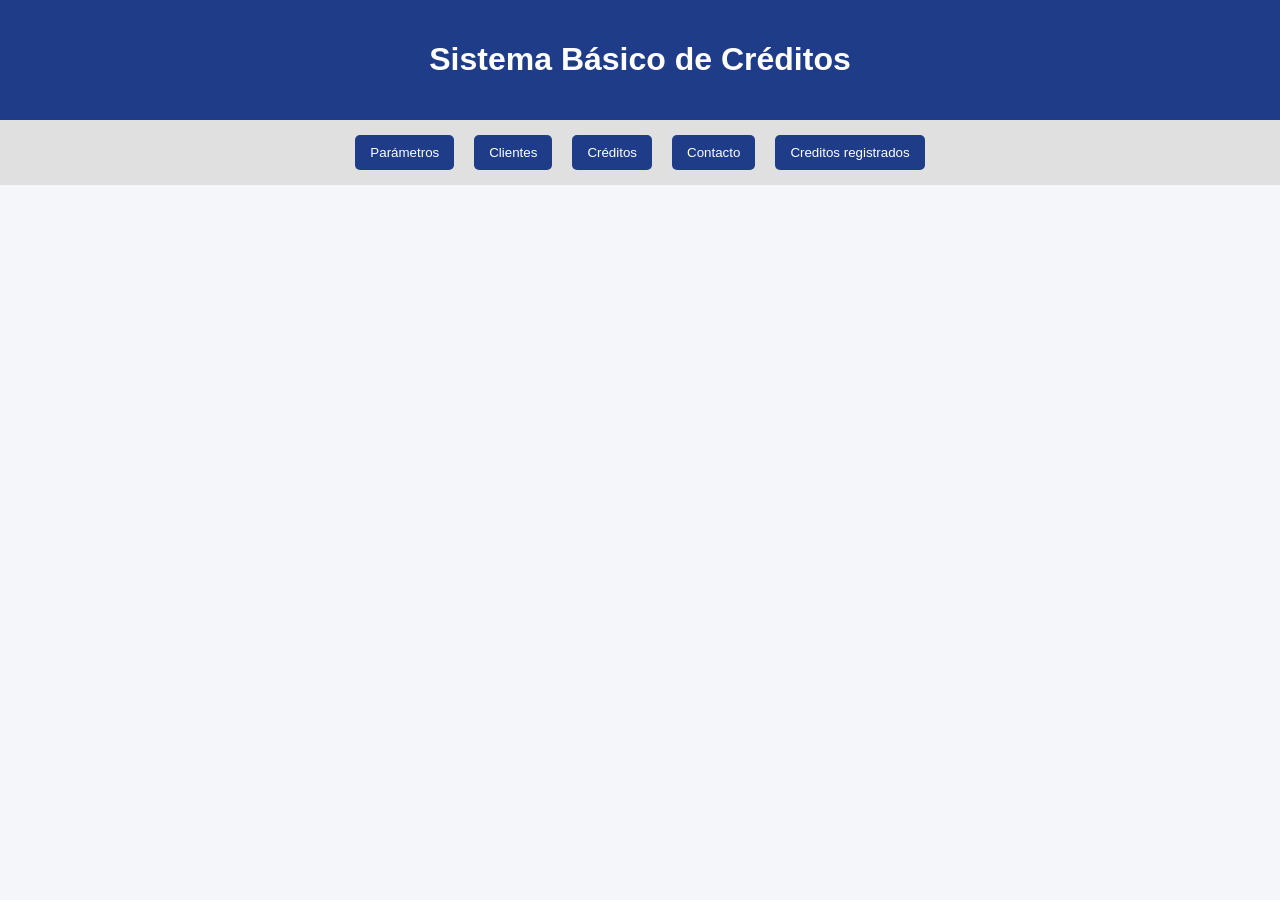
<file: simulador2/index.html>
<!DOCTYPE html>
<html lang="es">
<head>
  <meta charset="UTF-8">
  <title>Sistema de Créditos</title>
</head>
<body>
 
<header>
  <h1>Sistema Básico de Créditos</h1>
   <link rel="stylesheet" href="simulador_completo.css">
</header>
 
<nav>
  <button onclick="mostrarSeccion('parametros')">Parámetros</button>
  <button onclick="mostrarSeccion('clientes')">Clientes</button>
  <button onclick="mostrarSeccion('credito')">Créditos</button>
  <button onclick="mostrarSeccion('contacto')">Contacto</button>
  <button onclick="mostrarSeccion('listaCreditos')">Creditos registrados</button>
</nav>
 
<section id="parametros">
  <h2>Configurar Parámetros</h2>
 
  <label>Tasa de interés:</label>
  <input type="number" id="tasaInteres" min="10" max="20" value="15">
  <span>%</span>
 
  <br>
  <button onclick="guardarTasa()">Guardar tasa</button>
 
  <p id="mensajeTasa"></p>
</section>
 
<section id="clientes">
  <h2>Registro de Clientes</h2>
 
  <input type="text" id="cedula" placeholder="Cedula">
  <input type="text" id="nombre" placeholder="Nombre">
  <input type="text" id="apellido" placeholder="Apellido">
  <input type="number" id="ingresos" placeholder="Ingresos">
  <input type="number" id="egresos" placeholder="Egresos">
  <input type="email" id="correo" placeholder="Correo Electrónico">
  <input type="text" id="txtContacto" placeholder="Contacto">
  <input type="text" id="direccion" placeholder="Dirección">
 
  <br>
 
  <button onclick="guardarCliente();">Guardar cliente</button>
  <button onclick="limpiar();">Limpiar</button>
  <small id="txtAviso"></small>
 
  <table>
    <thead>
      <tr>
        <th>Cédula</th>
        <th>Nombre</th>
        <th>Apellido</th>
        <th>Correo</th>
        <th>Ingresos</th>
        <th>Egresos</th>
        <th>Acciones</th>
      </tr>
    </thead>
    <tbody id="tablaClientes">
       <tr>
        <td colspan="7">No existen clientes Registrados</td>
       </tr>
    </tbody>
  </table>
</section>

<section id="credito">
  <h2>Solicitar Crédito</h2>

  <input type="text" id="buscarCedulaCredito" placeholder="Ingresar Cédula">
  <button onclick="buscarClienteCredito()">Buscar cliente</button>

  <div id="datosClienteCredito" class="card"></div>

  <input type="number" id="montoCredito" placeholder="Monto solicitado" >
  <input type="number" id="plazoCredito" placeholder="Plazo" min="1" max="5">

  <br>

  <button onclick="calcularCredito()">Calcular crédito</button>

  <div id="resultadoCredito"></div>

  <button id="btnSolicitarCredito" onclick="solicitarCredito()" disabled>
    Solicitar crédito
  </button>
</section>
 
<section id="contacto">
  <h2>Datos Clientes</h2>

  <div>
    <input type="text" id="buscarContactoCedula" placeholder="Ingresar Cédula">
    <button onclick="buscarContactoCliente()">Buscar cliente</button>
  </div>
  <small id="txtAvisoContacto"></small>
   <table>
    <thead>
      <tr>
        <th>Cédula</th>
        <th>Nombre</th>
        <th>Apellido</th>
        <th>Contacto</th>
        <th>Dirección</th>
        <th>Créditos</th>
      </tr>
    </thead>
    <tbody id="tablaContacto">
       <tr>
         <td colspan="6">No hay datos para mostrar</td>
        </tr>
        
    </tbody>
  </table>
</section>
 

<section id="listaCreditos">
  <h2>Créditos Registrados</h2>

 <div  style="display: flex;">
  <div>
   <input type="text" id="buscarCedulaListado" placeholder="Ingresar Cédula" >
 </div>
  
  <button onclick="buscarCreditosCliente()">Buscar</button>
  <button onclick="pintarCreditos(creditos)">Ver todos</button>
 </div>
 <small id="txtAvisoCredito"></small>
  

  <table>
    <thead>
      <tr>
        <th>Cédula</th>
        <th>Nombre</th>
        <th>Apellido</th>
        <th>Correo</th>
        <th>Monto</th>
        <th>Tasa</th>
        <th>Plazo</th>
        <th>Cuota</th>
        <th>Estado</th>
      </tr>
    </thead>
    <tbody id="tablaCreditos">
       <tr>
         <td colspan="9">Busca el cliente o presiona ver todo para ver creditos existentes</td>
        </tr>
        
    </tbody>
  </table>
</section>

 
<script src="simulador_completo.js"></script>
<script src="utilitarios.js"></script>
</body>
</html>
</file>
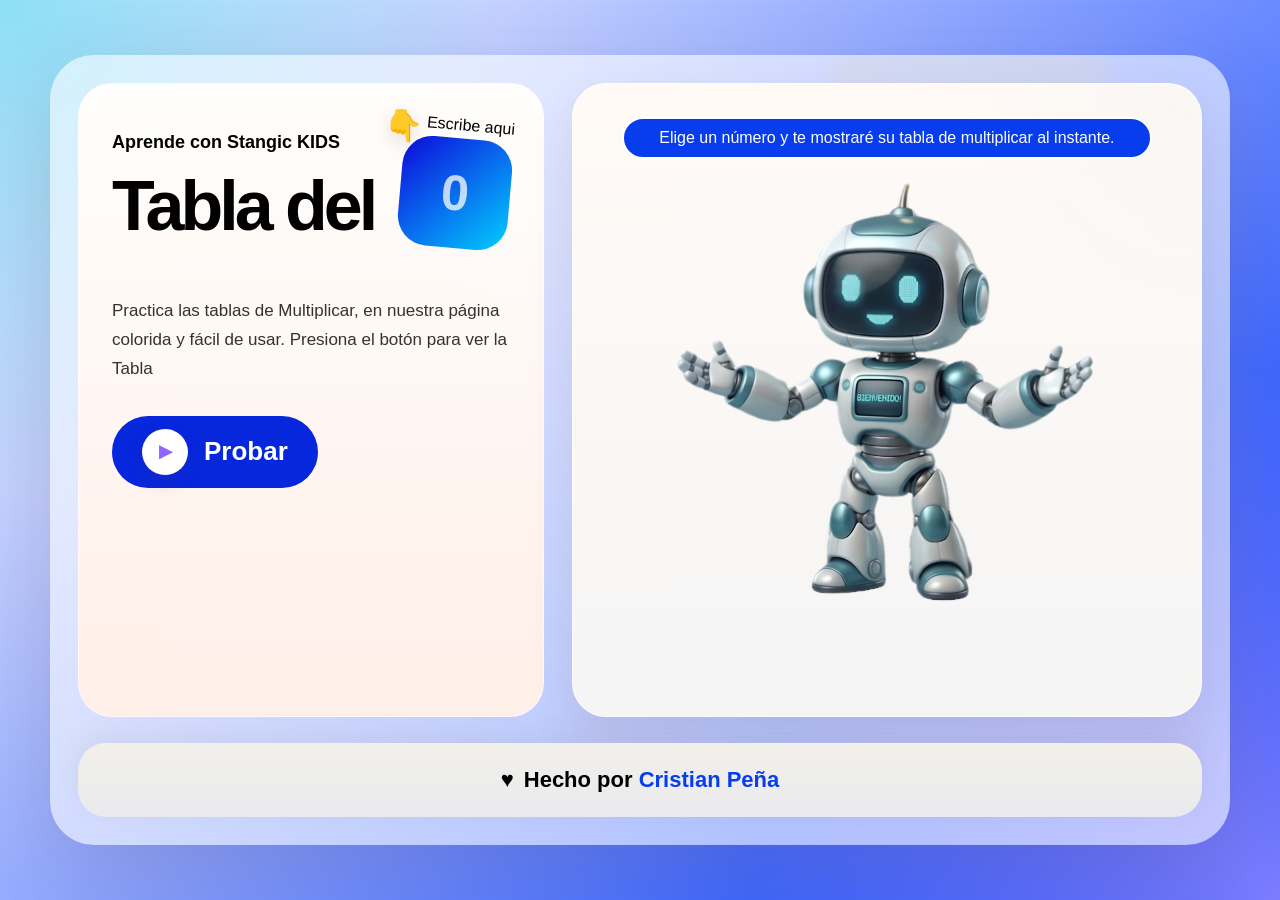
<file: tablas/index.html>
<!DOCTYPE html>
<html lang="es">
<head>
  <meta charset="UTF-8" />
  <meta name="viewport" content="width=device-width, initial-scale=1.0" />
  <title>Tablas de Multiplicar | Stangic</title>

  <link rel="stylesheet" href="multiplicar.css" />
</head>
<body onload="validar()">

  <main class="page">

    <section class="app-card">

      <section class="left-panel">

        <div class="hero-text">
          <p class="tag">Aprende con Stangic KIDS</p>

          <div class="title-hero">
            <h1>
            Tabla del
            </h1>
            <div class="input-tabla">
                <div class="info-text">
                    <p class="hand-icon">👇</p>
                    <span>Escribe aqui</span>
                </div>
                <input 
                    type="number" 
                    class="valores" 
                    id="txtValor" 
                    placeholder="0"
                    min="1"
                >
            </div>
          </div>

          <p class="description">
            Practica las tablas de Multiplicar, en nuestra página colorida y fácil de usar.
            Presiona el botón para ver la Tabla <span id="txtTableInfo"></span>
          </p>

          <button class="btn-probar" onclick="generarTablas()">
            <span class="play-icon">▶</span>
            Probar
          </button>
        </div>

      </section>

      <section class="right-panel">

        <div class="tabla-card" id="tabla">

          <div class="rigth-info" id="badge">
            <p id="txtAyuda">Elige un número y te mostraré su tabla de multiplicar al instante.</p>
          </div>

          <img src="./images/welcome.png" alt="" width="500" id="imgCard">
          
        </div>
        <div id="tablaResultados"></div>

      </section>

      <footer class="footer">
        <span>♥</span>
        <p>Hecho por <strong>Cristian Peña</strong></p>
      </footer>

    </section>

  </main>

  <script src="multiplicar.js"></script>
</body>
</html>
</file>
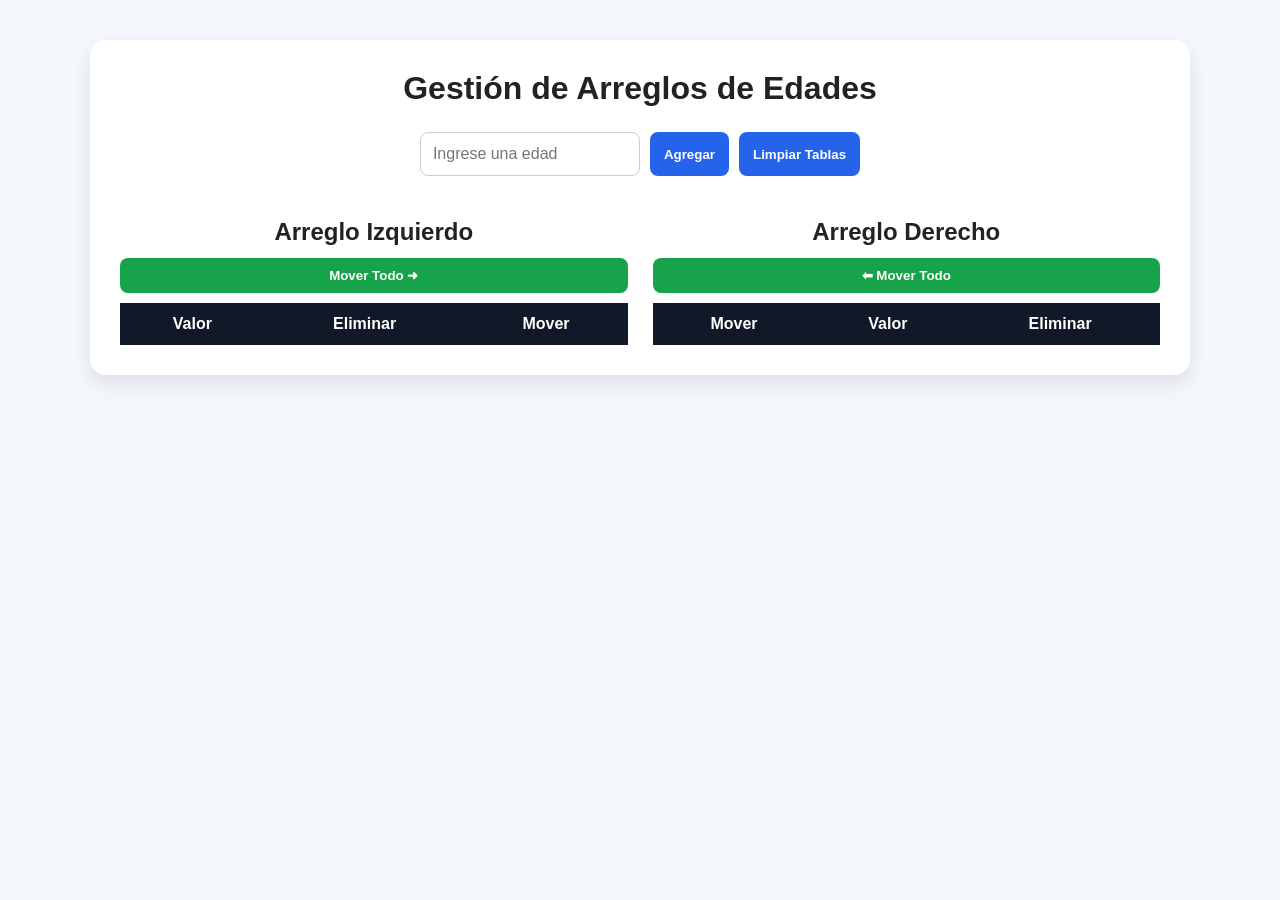
<file: TallerArreglos/index.html>
<!DOCTYPE html>
<html lang="es">

<head>
    <meta charset="UTF-8">
    <meta name="viewport" content="width=device-width, initial-scale=1.0">
    <title>Arreglos de Edades</title>
    <link rel="stylesheet" href="arreglos.css">
</head>

<body>

    <main class="contenedor">
        <h1>Gestión de Arreglos de Edades</h1>

        <section class="formulario">
            <div class="form-actions">
                <input type="number" id="edad" placeholder="Ingrese una edad">
                <button onclick="agregarEdad();">Agregar</button>
                <button onclick="limpiarTablas();">Limpiar Tablas</button>
            </div>
            <small id="txtInput"></small>
        </section>

        <section class="tablas">
            <div class="tabla-contenedor">
                <h2>Arreglo Izquierdo</h2>    
                <button class="btn-moverTodo" onclick="moverTodoHaciaDerecha();">Mover Todo ➜</button>
                <table>
                    <thead>
                        <tr>
                            <th>Valor</th>
                            <th>Eliminar</th>
                            <th>Mover</th>
                        </tr>
                    </thead>
                    <tbody id="tablaIzquierda">
                        
                    </tbody>
                </table>
            </div>

            <div class="tabla-contenedor">
                <h2>Arreglo Derecho</h2>
                <button class="btn-moverTodo" onclick="moverTodoHaciaIzquierda();">⬅ Mover Todo</button>
                <table>
                    <thead>
                        <tr>
                            <th>Mover</th>
                            <th>Valor</th>
                            <th>Eliminar</th>
                        </tr>
                    </thead>
                    <tbody id="tablaDerecha">

                    </tbody>
                </table>
            </div>
        </section>
    </main>

    <script src="script.js"></script>
    <script src="utilitarios.js"></script>
</body>

</html>
</file>
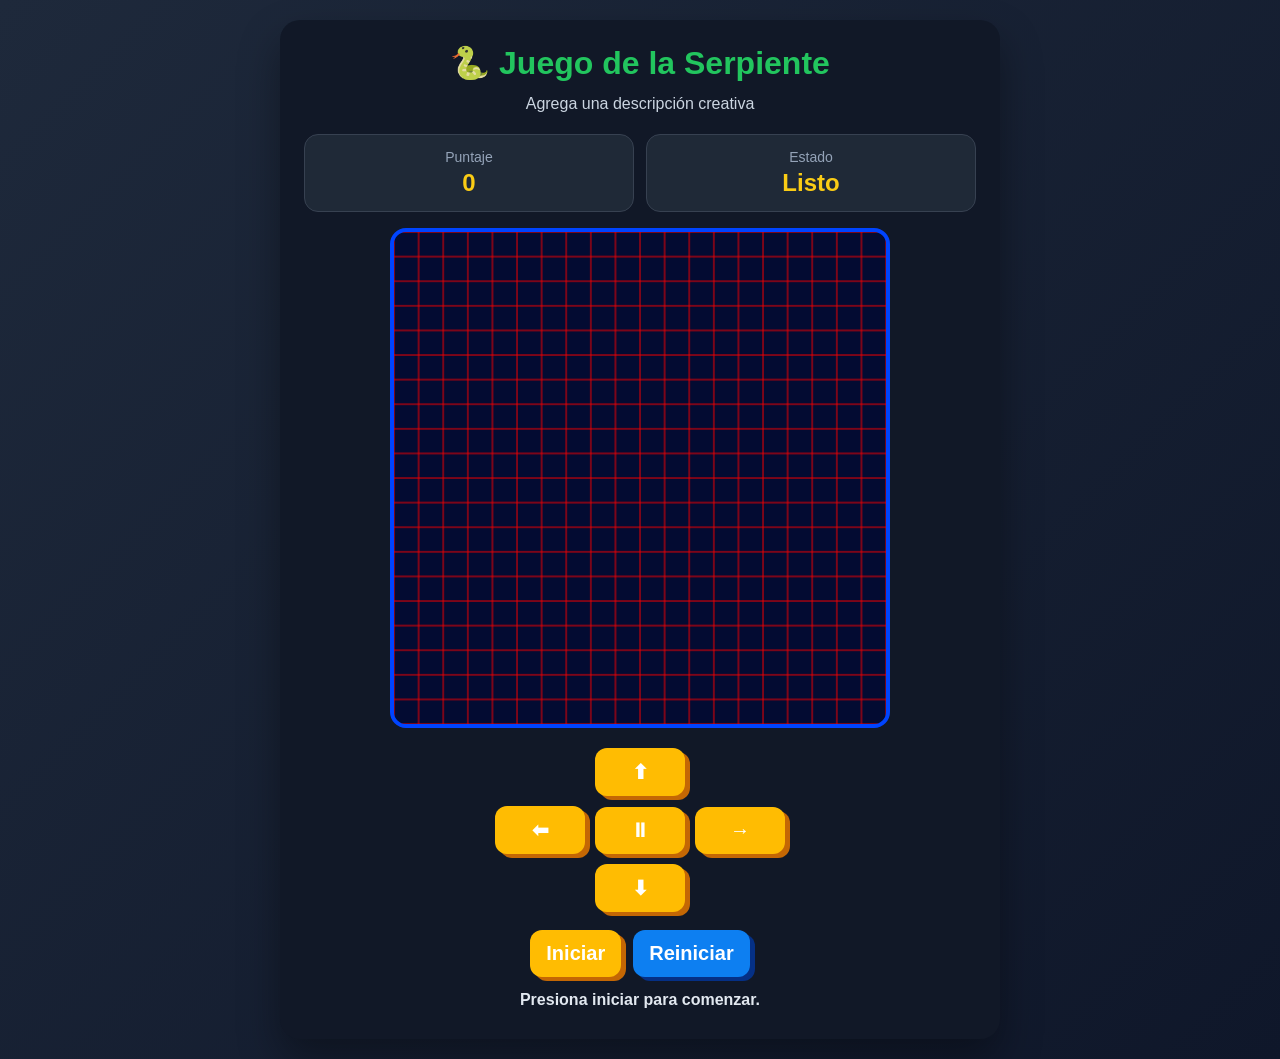
<file: juegoSerpiente/serpiente.html>
<!DOCTYPE html>
<html lang="es">
<head>
  <meta charset="UTF-8" />
  <meta name="viewport" content="width=device-width, initial-scale=1.0" />
  <title>Juego de la Serpiente - Taller</title>
   <link rel="stylesheet" href="serpiente.css">
</head>
<body>
  <main class="contenedor-juego">
    <h1>🐍 Juego de la Serpiente</h1>
    <p class="descripcion">
      Agrega una descripción creativa
    </p>

    <section class="panel-info">
      <div class="tarjeta-info">
        <span>Puntaje</span>
        <strong id="puntaje">0</strong>
      </div>
      <div class="tarjeta-info">
        <span>Estado</span>
        <strong id="estado">Listo</strong>
      </div>
    </section>

    <canvas id="canvasJuego" width="500" height="500"></canvas>

    <section class="controles">
      <button class="vacio">-</button>
      <button onclick="cambiarDireccion('arriba')">⬆</button>
      <button class="vacio">-</button>

      <button onclick="cambiarDireccion('izquierda')">⬅</button>
      <button onclick="pausarJuego()">⏸</button>
      <button onclick="cambiarDireccion('derecha')">→</button>

      <button class="vacio">-</button>
      <button onclick="cambiarDireccion('abajo')">⬇</button>
      <button class="vacio">-</button>
    </section>

    <section class="acciones">
      <button onclick="iniciarJuego()">Iniciar</button>
      <button class="secundario" onclick="reiniciarJuego()">Reiniciar</button>
    </section>

    <p id="mensaje" class="mensaje">Presiona iniciar para comenzar.</p>
  </main>

  <script src="serpiente.js"></script>
</body>
</html>
</file>
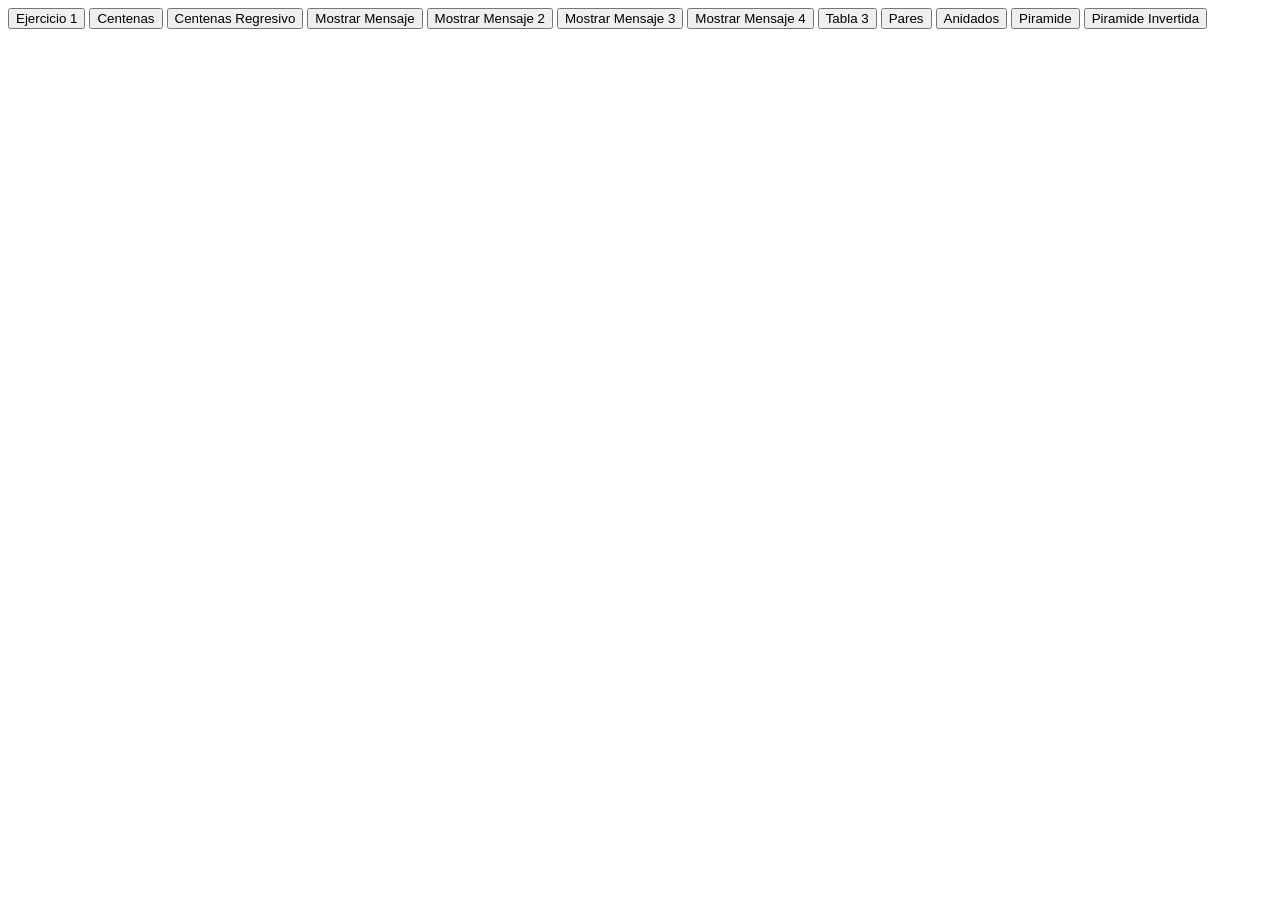
<file: repaso_for/repaso.html>
<!DOCTYPE html>
<html lang="es">
<head>
    <title>Document</title>
</head>
<body>
    <button onclick="mostrar(1)">Ejercicio 1</button>
    <button onclick="mostrar(2)">Centenas</button>
    <button onclick="mostrar(3)">Centenas Regresivo</button>
    <button onclick="mostrar(4)">Mostrar Mensaje</button>
    <button onclick="mostrar(5)">Mostrar Mensaje 2</button>
    <button onclick="mostrar(6)">Mostrar Mensaje 3</button>
    <button onclick="mostrar(7)">Mostrar Mensaje 4</button>
    <button onclick="mostrar(8)">Tabla 3</button>
    <button onclick="mostrar(9)">Pares</button>
    <button onclick="mostrar(10)">Anidados</button>
    <button onclick="mostrar(11)">Piramide</button>
    <button onclick="mostrar(12)">Piramide Invertida</button>
    <!-- carga script -->
     <script src="repaso.js"></script>
</body>
</html>
</file>
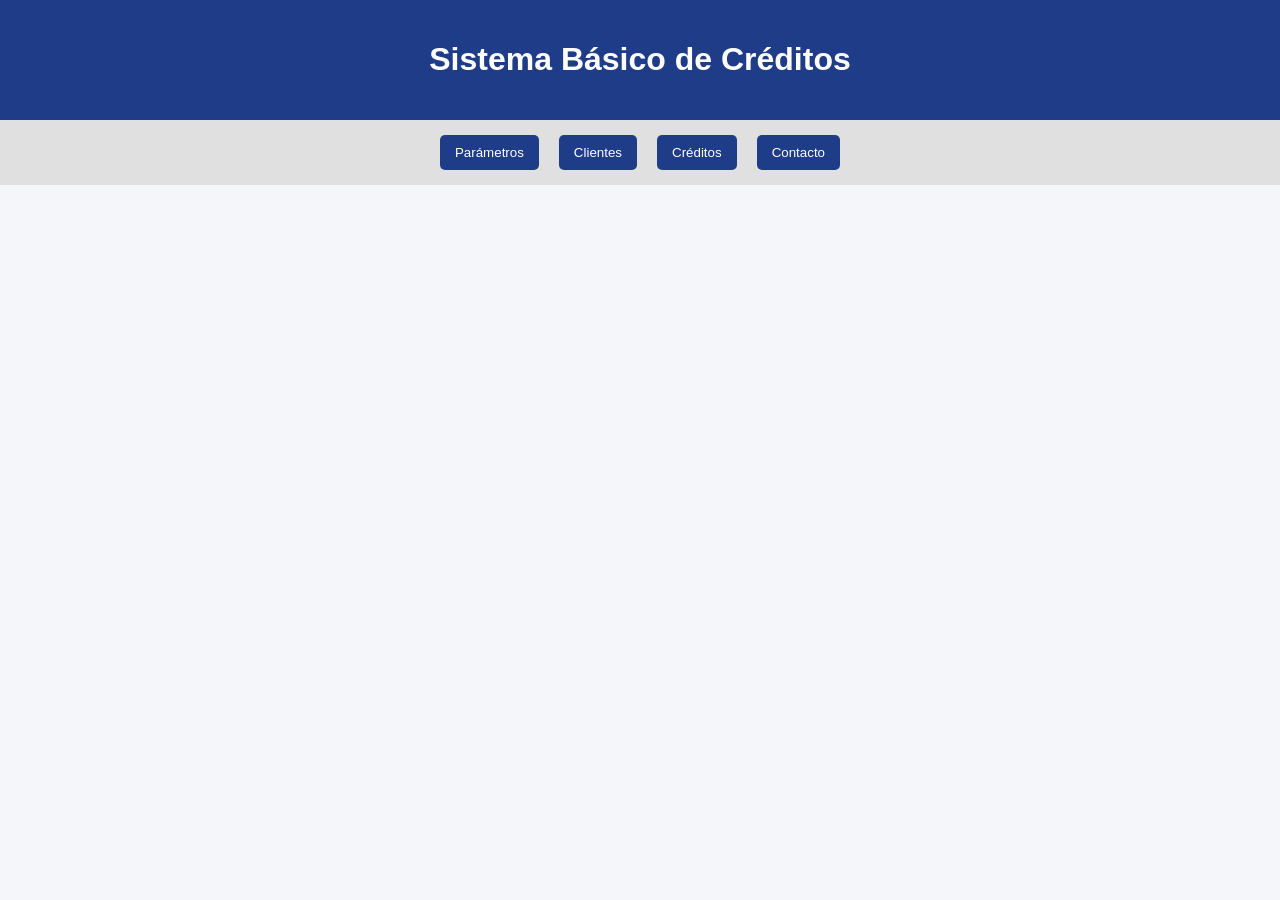
<file: simulador2/simulador_completo.html>
<!DOCTYPE html>
<html lang="es">
<head>
  <meta charset="UTF-8">
  <title>Sistema de Créditos</title>
</head>
<body>
 
<header>
  <h1>Sistema Básico de Créditos</h1>
   <link rel="stylesheet" href="simulador_completo.css">
</header>
 
<nav>
  <button onclick="mostrarSeccion('parametros')">Parámetros</button>
  <button onclick="mostrarSeccion('clientes')">Clientes</button>
  <button onclick="mostrarSeccion('credito')">Créditos</button>
  <button onclick="mostrarSeccion('contacto')">Contacto</button>
</nav>
 
<section id="parametros">
  <h2>Configurar Parámetros</h2>
 
  <label>Tasa de interés:</label>
  <input type="number" id="tasaInteres" min="10" max="20" value="15">
  <span>%</span>
 
  <br>
  <button onclick="guardarTasa()">Guardar tasa</button>
 
  <p id="mensajeTasa"></p>
</section>
 
<section id="clientes">
  <h2>Registro de Clientes</h2>
 
  <input type="text" id="cedula" placeholder="Cedula">
  <input type="text" id="nombre" placeholder="Nombre">
  <input type="text" id="apellido" placeholder="Apellido">
  <input type="number" id="ingresos" placeholder="Ingresos">
  <input type="number" id="egresos" placeholder="Egresos">
  <input type="text" id="correo" placeholder="Correo Electrónico">
 
  <br>
 
  <button onclick="guardarCliente();">Guardar cliente</button>
  <button onclick="limpiar();">Limpiar</button>
 
  <table>
    <thead>
      <tr>
        <th>Cédula</th>
        <th>Nombre</th>
        <th>Apellido</th>
        <th>Correo</th>
        <th>Ingresos</th>
        <th>Egresos</th>
        <th>Acciones</th>
      </tr>
    </thead>
    <tbody id="tablaClientes">
       
    </tbody>
  </table>
</section>

<section id="credito">
  <h2>Solicitar Crédito</h2>

  <input type="text" id="buscarCedulaCredito">
  <button onclick="buscarClienteCredito()">Buscar cliente</button>

  <div id="datosClienteCredito" class="card"></div>

  <input type="number" id="montoCredito" placeholder="Monto solicitado" >
  <input type="number" id="plazoCredito" placeholder="Plazo" >

  <br>

  <button onclick="calcularCredito()">Calcular crédito</button>

  <div id="resultadoCredito"></div>

  <button id="btnSolicitarCredito" onclick="solicitarCredito()" disabled>
    Solicitar crédito
  </button>
</section>
 
<section id="contacto">
  <p>Desarrollado por: <strong>Cristian Peña</strong></p>
</section>
 
 
<script src="simulador_completo.js"></script>
<script src="utilitarios.js"></script>
</body>
</html>
</file>
<file: simulador2/simulador_completo.css>
body {
  font-family: Arial, sans-serif;
  background: #f4f6f9;
  margin: 0;
  padding: 0;
}

header {
  background: #1f3c88;
  color: white;
  padding: 20px;
  text-align: center;
}

nav {
  display: flex;
  justify-content: center;
  background: #e0e0e0;
  padding: 10px;
  gap: 10px;
  flex-wrap: wrap;
}

nav button {
  padding: 10px 15px;
  border: none;
  background: #1f3c88;
  color: white;
  cursor: pointer;
  border-radius: 5px;
}

nav button:hover {
  background: #14275c;
}

section {
  display: none;
  padding: 20px;
  max-width: 1000px;
  margin: auto;
  background: white;
  margin-top: 20px;
  border-radius: 8px;
}

section.activa {
  display: block;
}

input,
select {
  padding: 8px;
  margin: 5px;
  width: 220px;
}

button {
  padding: 8px 12px;
  margin: 5px;
  cursor: pointer;
}

table {
  width: 100%;
  border-collapse: collapse;
  margin-top: 15px;
}

th,
td {
  border: 1px solid #ccc;
  padding: 8px;
  text-align: center;
}

th {
  background: #1f3c88;
  color: white;
}

.aprobado {
  background: #d4edda;
  color: #155724;
  padding: 15px;
  border-radius: 5px;
  font-weight: bold;
  margin-top: 15px;
}

.rechazado {
  background: #f8d7da;
  color: #721c24;
  padding: 15px;
  border-radius: 5px;
  font-weight: bold;
  margin-top: 15px;
}

.aviso {
  color: red;
}

.verificado {
  color: green;
}

.card {
  background: #f1f1f1;
  padding: 15px;
  border-radius: 5px;
  margin-top: 10px;
}
</file>
<file: tablas/multiplicar.css>
* {
  margin: 0;
  padding: 0;
  box-sizing: border-box;
}

body {
  min-height: 100vh;
  font-family: "Segoe UI", Arial, Helvetica, sans-serif;
  background:
    radial-gradient(
      circle at top left,
      rgba(3, 184, 234, 0.45),
      transparent 32%
    ),
    radial-gradient(
      circle at bottom right,
      rgba(226, 184, 255, 0.55),
      transparent 34%
    ),
    linear-gradient(135deg, #ffffff, #0037ff);
  color: #000000;
}

.page {
  min-height: 100vh;
  width: min(1180px, 94%);
  margin: 0 auto;
  padding: 34px 0;
  display: grid;
  place-items: center;
}

/* CONTENEDOR GENERAL */

.app-card {
  width: 100%;
  min-height: 790px;
  position: relative;
  display: grid;
  grid-template-columns: 0.85fr 1.15fr;
  gap: 28px;
  padding: 28px 28px 128px;
  border-radius: 44px;
  background: rgba(255, 255, 255, 0.58);
  backdrop-filter: blur(18px);
  box-shadow: 0 32px 90px rgba(92, 49, 49, 0.16);
  overflow: hidden;
}

.app-card::before {
  content: "";
  position: absolute;
  width: 280px;
  height: 280px;
  top: -100px;
  right: 120px;
  border-radius: 50%;
  background: rgba(214, 215, 215, 0.34);
  filter: blur(8px);
}

.app-card::after {
  content: "✦";
  position: absolute;
  top: 38px;
  right: 46px;
  color: #ffb84d;
  font-size: 38px;
}

/* PANEL IZQUIERDO */

.left-panel {
  position: relative;
  z-index: 2;
  border-radius: 34px;
  padding: 34px;
  background:
    radial-gradient(
      circle at top right,
      rgba(255, 255, 255, 0.3),
      transparent 34%
    ),
    linear-gradient(180deg, #fffefc, #ffefe8);
  box-shadow: inset 0 0 0 1px rgba(255, 255, 255, 0.65);
  display: flex;
  flex-direction: column;
  justify-content: space-between;
}

.brand {
  display: flex;
  align-items: center;
  gap: 12px;
  font-size: 22px;
  font-weight: 900;
  color: #563932;
}

.hero-text {
  padding: 15px 0;
}

.tag {
  color: #000000;
  font-size: 18px;
  font-weight: 800;
  margin-bottom: 10px;
}

.title-hero {
  display: flex;
  gap: 25px;
  justify-content: space-between;
  align-items: center;
}

h1 {
  font-size: 70px;
  line-height: 0.95;
  letter-spacing: -4px;
  color: #000000;
  margin-bottom: 24px;
}

.input-tabla {
  position: relative;
  width: 110px;
  height: 110px;
}

.valores {
  margin-top: -25px;
  width: 100%;
  height: 100%;
  border-radius: 30px;
  color: white;
  background: linear-gradient(135deg, #0d0adb, #03cdff);
  border: none;
  transform: rotate(5deg);
  font-size: 50px;
  font-weight: 900;
  text-align: center;
  outline: none;
}

.valores::placeholder {
  color: rgba(255, 255, 255, 0.75);
}

.valores::-webkit-outer-spin-button,
.valores::-webkit-inner-spin-button {
  -webkit-appearance: none;
  margin: 0;
}

.valores {
  -moz-appearance: textfield;
}

.info-text {
  position: absolute;
  display: flex;
  align-items: center;
  top: -55px;
  gap: 5px;
  left: -15px;
  z-index: 2;

  && span {
    text-wrap: nowrap;
    transform: rotate(5deg);
  }
}

.hand-icon {
  z-index: 2;
  font-size: 30px;
  animation: handMove 1.2s infinite ease-in-out;
  filter: drop-shadow(0 6px 10px rgba(92, 49, 49, 0.18));
}

@keyframes handMove {
  0%,
  100% {
    transform: translateX(0) rotate(-10deg);
  }

  50% {
    transform: translateX(8px) rotate(5deg);
  }
}

.description {
  max-width: 450px;
  color: #353231;
  font-size: 17px;
  line-height: 1.7;
  margin-top: 24px;
  margin-bottom: 32px;
}

.btn-probar {
  border: none;
  border-radius: 50px;
  padding: 13px 30px;
  background: rgb(7, 39, 221);
  color: white;
  font-size: 26px;
  font-weight: 900;
  display: inline-flex;
  align-items: center;
  gap: 16px;
  cursor: pointer;
  transition: 0.25s ease;
}

.btn-probar:hover {
  transform: translateY(-3px);
}

.btn-probar:active {
  transform: scale(0.98);
}

.play-icon {
  width: 46px;
  height: 46px;
  border-radius: 50%;
  background: white;
  color: #8f66ff;
  display: grid;
  place-items: center;
  font-size: 17px;
  box-shadow: 0 8px 18px rgba(67, 42, 125, 0.18);
}

.sparkle {
  font-size: 26px;
}

/* PANEL DERECHO */

.right-panel {
  position: relative;
  z-index: 2;
  border-radius: 34px;
  padding: 34px;
  background:
    radial-gradient(
      circle at top right,
      rgba(240, 239, 239, 0.35),
      transparent 26%
    ),
    linear-gradient(180deg, #fffaf6, #f5f5f5);
  box-shadow:
    0 22px 48px rgba(92, 49, 49, 0.11),
    inset 0 0 0 1px rgba(255, 255, 255, 0.75);
}

.rigth-info {
  background: rgb(8, 61, 238);
  color: white;
  position: absolute;
  border: 2px solid white;
  display: flex;
  justify-content: center;
  padding: 10px 35px;
  border-radius: 50px;
  && p {
    text-wrap: wrap;
  }
}

.rigth-info-check {
  background: rgb(9, 206, 85);
  color: white;
  position: absolute;
  border: 2px solid white;
  display: flex;
  justify-content: center;
  padding: 10px 35px;
  border-radius: 50px;
  && p {
    text-wrap: wrap;
  }
}

.rigth-info-error {
  background: rgb(242, 46, 112);
  color: white;
  position: absolute;
  border: 2px solid white;
  display: flex;
  justify-content: center;
  padding: 10px 35px;
  border-radius: 50px;
  && p {
    text-wrap: wrap;
  }
}

.input-error {
  border: 3px solid rgb(242, 46, 112);
}

/* TABLA */

.tabla-card2 {
  display: grid;
  grid-template-columns: repeat(2, 1fr);
  gap: 14px;
}

.tabla-oculta {
  display: none;
}

.tabla-card {
  display: flex;
  justify-content: center;
}

.fila {
  min-height: 82px;
  background: rgba(255, 255, 255, 0.9);
  border: 1px solid rgba(255, 255, 255, 0.9);
  border-radius: 24px;
  display: grid;
  grid-template-columns: 52px 1fr 38px;
  align-items: center;
  gap: 14px;
  padding: 14px 16px;
  box-shadow: 0 12px 26px rgba(92, 49, 49, 0.08);
  transition: 0.25s ease;
}

.fila:hover {
  transform: translateY(-4px);
  background: #ffffff;
  box-shadow: 0 18px 34px rgba(92, 49, 49, 0.12);
}

.fila p {
  font-size: 18px;
  font-weight: 900;
  color: #4c302d;
  letter-spacing: 0.5px;
}

.icon {
  width: 48px;
  height: 48px;
  border-radius: 17px;
  display: grid;
  place-items: center;
  color: white;
  font-size: 23px;
  text-shadow: 0 2px 5px rgba(0, 0, 0, 0.12);
  box-shadow: inset 0 -3px 0 rgba(0, 0, 0, 0.08);
}

.icon-1 {
  background: linear-gradient(135deg, #d9a7ff, #b57cff);
}

.icon-2 {
  background: linear-gradient(135deg, #ffb0b0, #ff8080);
}

.icon-3 {
  background: linear-gradient(135deg, #ffc278, #ff9d54);
}

.icon-4 {
  background: linear-gradient(135deg, #ffe08a, #ffc95c);
}

.icon-5 {
  background: linear-gradient(135deg, #c4f49a, #89dc70);
}

.icon-6 {
  background: linear-gradient(135deg, #a7f3d0, #5eead4);
}

.icon-7 {
  background: linear-gradient(135deg, #bae6fd, #67d4ff);
}

.icon-8 {
  background: linear-gradient(135deg, #c7d2fe, #9aaeff);
}

.icon-9 {
  background: linear-gradient(135deg, #c4b5fd, #a78bfa);
}

.icon-10 {
  background: linear-gradient(135deg, #f9a8d4, #f472b6);
}

.arrow {
  width: 36px;
  height: 36px;
  border-radius: 50%;
  background: #fff6ee;
  color: #a47c72;
  display: grid;
  place-items: center;
  font-size: 32px;
  font-weight: 600;
}

/* FOOTER VISIBLE */

.footer {
  position: absolute;
  left: 28px;
  right: 28px;
  bottom: 28px;
  height: 74px;
  border-radius: 28px;
  background: linear-gradient(180deg, #f2f0ea, #e9eaee);
  color: #000000;
  display: flex;
  align-items: center;
  justify-content: center;
  gap: 10px;
  font-weight: 900;
  box-shadow: 0 -8px 26px rgba(117, 76, 43, 0.08);
  z-index: 5;
}

.footer span {
  font-size: 22px;
}

.footer p {
  font-size: 22px;
}

.footer strong {
  color: rgb(8, 61, 238);
  font-weight: 900;
}

/* RESPONSIVE TABLET */

@media (max-width: 980px) {
  .app-card {
    grid-template-columns: 1fr;
    padding-bottom: 128px;
  }

  .hero-text {
    padding: 34px 0;
  }

  .tabla-card2 {
    grid-template-columns: 1fr;
  }

  .tabla-card img {
    width: 270px;
    margin-top: 35px;
  }
}

/* RESPONSIVE MÓVIL */

@media (max-width: 560px) {
  .page {
    width: 100%;
    padding: 0;
  }

  .app-card {
    min-height: 100vh;
    border-radius: 0;
    padding: 18px 18px 110px;
    gap: 18px;
    box-shadow: none;
  }

  .app-card::before,
  .app-card::after {
    display: none;
  }

  .left-panel,
  .right-panel {
    padding: 22px;
    border-radius: 30px;
  }

  .brand {
    font-size: 18px;
  }

  .brand-icon {
    width: 44px;
    height: 44px;
    border-radius: 15px;
  }

  .hero-text {
    padding: 30px 0;
  }

  h1 {
    font-size: 52px;
    letter-spacing: -2px;
  }

  h1 span {
    width: 74px;
    height: 74px;
    border-radius: 24px;
  }

  .description {
    font-size: 15px;
  }

  .btn-probar {
    width: 100%;
    justify-content: center;
    font-size: 24px;
    padding: 18px 22px;
  }

  .play-icon {
    width: 42px;
    height: 42px;
  }

  .valores {
    transform: rotate(0deg);
  }

  .info-text {
    left: -30px;
    && span {
      transform: rotate(0deg);
    }
  }

  h1 {
    margin-top: -25px;
  }

  .tag {
    display: none;
  }

  .rigth-info,
  .rigth-info-error,
  .rigth-info-check {
    text-align: center;
    margin-left: 2px;
    margin-right: 2px;
  }

  .number-card {
    width: 82px;
    height: 82px;
    border-radius: 26px;
  }

  .number-card span {
    font-size: 62px;
  }

  .fila {
    min-height: 70px;
    display: flex;
    justify-content: space-around;
    gap: 19px;
    padding: 12px 14px;
  }

  .fila p {
    font-size: 20px;
  }

  .icon {
    width: 43px;
    height: 43px;
    border-radius: 15px;
    font-size: 20px;
  }

  .arrow {
    width: 32px;
    height: 32px;
    font-size: 28px;
  }

  .footer {
    left: 18px;
    right: 18px;
    bottom: 18px;
    height: 68px;
    border-radius: 24px;
  }

  .footer p {
    font-size: 18px;
  }
}
</file>
<file: TallerArreglos/arreglos.css>
* {
  box-sizing: border-box;
  margin: 0;
  padding: 0;
  font-family: Arial, sans-serif;
}

body {
  background: #f4f7fb;
  color: #222;
}

.contenedor {
  width: 90%;
  max-width: 1100px;
  margin: 40px auto;
  background: white;
  padding: 30px;
  border-radius: 16px;
  box-shadow: 0 8px 20px rgba(0, 0, 0, 0.1);
}

h1 {
  text-align: center;
  margin-bottom: 25px;
}

.formulario {
  display: flex;
  flex-direction: column;
  justify-content: center;
  align-items: center;
  gap: 12px;
  margin-bottom: 30px;
  flex-wrap: wrap;
}

.form-actions {
  gap: 10px;
  display: flex;
  flex-wrap: wrap;
}

input {
  padding: 12px;
  width: 220px;
  border: 1px solid #ccc;
  border-radius: 8px;
  font-size: 16px;
}

.input-validate {
  color: red;
}

button {
  padding: 10px 14px;
  border: none;
  border-radius: 8px;
  background: #2563eb;
  color: white;
  cursor: pointer;
  font-weight: bold;
}

button:hover {
  background: #1e40af;
}

.btn-eliminar {
  background: #dc2626;
}

.btn-eliminar:hover {
  background: #991b1b;
}

.btn-mover {
  background: #16a34a;
}

.btn-mover:hover {
  background: #166534;
}

.btn-moverTodo {
  background: #16a34a;
  width: 100%;
  margin-bottom: 10px;
}

.btn-moverTodo:hover {
  background: #166534;
}

.tablas {
  display: flex;
  gap: 25px;
  justify-content: space-between;
}

.tabla-contenedor {
  width: 50%;
  overflow-x: auto;
}

h2 {
  text-align: center;
  margin-bottom: 12px;
}

table {
  width: 100%;
  border-collapse: collapse;
  background: #ffffff;
}

th {
  background: #111827;
  color: white;
  padding: 12px;
}

td {
  border: 1px solid #ddd;
  padding: 10px;
  text-align: center;
}

tr:nth-child(even) {
  background: #f9fafb;
}

@media (max-width: 768px) {
  .tablas {
    flex-direction: column;
  }

  .tabla-contenedor {
    width: 100%;
  }

  .formulario {
    flex-direction: column;
  }

  input,
  button {
    width: 100%;
  }
}
</file>
<file: juegoSerpiente/serpiente.css>
* {
  box-sizing: border-box;
  margin: 0;
  padding: 0;
  font-family: Arial, Helvetica, sans-serif;
}

body {
  min-height: 100vh;
  background: linear-gradient(135deg, #1e293b, #0f172a);
  color: white;
  display: flex;
  justify-content: center;
  align-items: center;
  padding: 20px;
}

.contenedor-juego {
  width: 100%;
  max-width: 720px;
  background: #111827;
  border-radius: 20px;
  padding: 24px;
  box-shadow: 0 20px 40px rgba(0, 0, 0, 0.35);
  text-align: center;
}

h1 {
  margin-bottom: 10px;
  font-size: 32px;
  color: #22c55e;
}

.descripcion {
  margin-bottom: 18px;
  color: #cbd5e1;
  line-height: 1.5;
}

.panel-info {
  display: flex;
  justify-content: space-between;
  gap: 12px;
  margin-bottom: 16px;
  flex-wrap: wrap;
}

.tarjeta-info {
  flex: 1;
  min-width: 150px;
  background: #1f2937;
  padding: 14px;
  border-radius: 14px;
  border: 1px solid #374151;
}

.tarjeta-info span {
  display: block;
  font-size: 14px;
  color: #94a3b8;
  margin-bottom: 4px;
}

.tarjeta-info strong {
  font-size: 24px;
  color: #facc15;
}

canvas {
  width: 100%;
  max-width: 500px;
  background: #030b32;
  border: 4px solid #0044ff;
  border-radius: 16px;
  display: block;
  margin: 0 auto 20px auto;
}

.controles {
  display: grid;
  grid-template-columns: repeat(3, 90px);
  gap: 10px;
  justify-content: center;
  align-items: center;
  margin-bottom: 18px;
}

.controles button,
.acciones button {
  border: none;
  border-radius: 12px;
  padding: 12px 16px;
  background: #ffbc02;
  box-shadow: 5px 4px rgb(196, 103, 4);
  color: white;
  font-weight: bold;
  cursor: pointer;
  transition: 0.2s;
  font-size: 20px;
}

.controles button:hover,
.acciones button:hover {
  transform: scale(1.05);
  background: #ffbb01;
}

.vacio {
  visibility: hidden;
}

.acciones {
  display: flex;
  justify-content: center;
  gap: 12px;
  flex-wrap: wrap;
}

.acciones .secundario {
  background: #0d7ff1;
  color: #ffffff;
  box-shadow: 5px 4px rgb(5, 48, 134);
}

.mensaje {
  margin-top: 14px;
  color: #e2e8f0;
  min-height: 24px;
  font-weight: bold;
}

@media (max-width: 520px) {
  h1 {
    font-size: 24px;
  }

  .controles {
    grid-template-columns: repeat(3, 75px);
  }

  .controles button,
  .acciones button {
    padding: 10px;
  }
}
</file>
